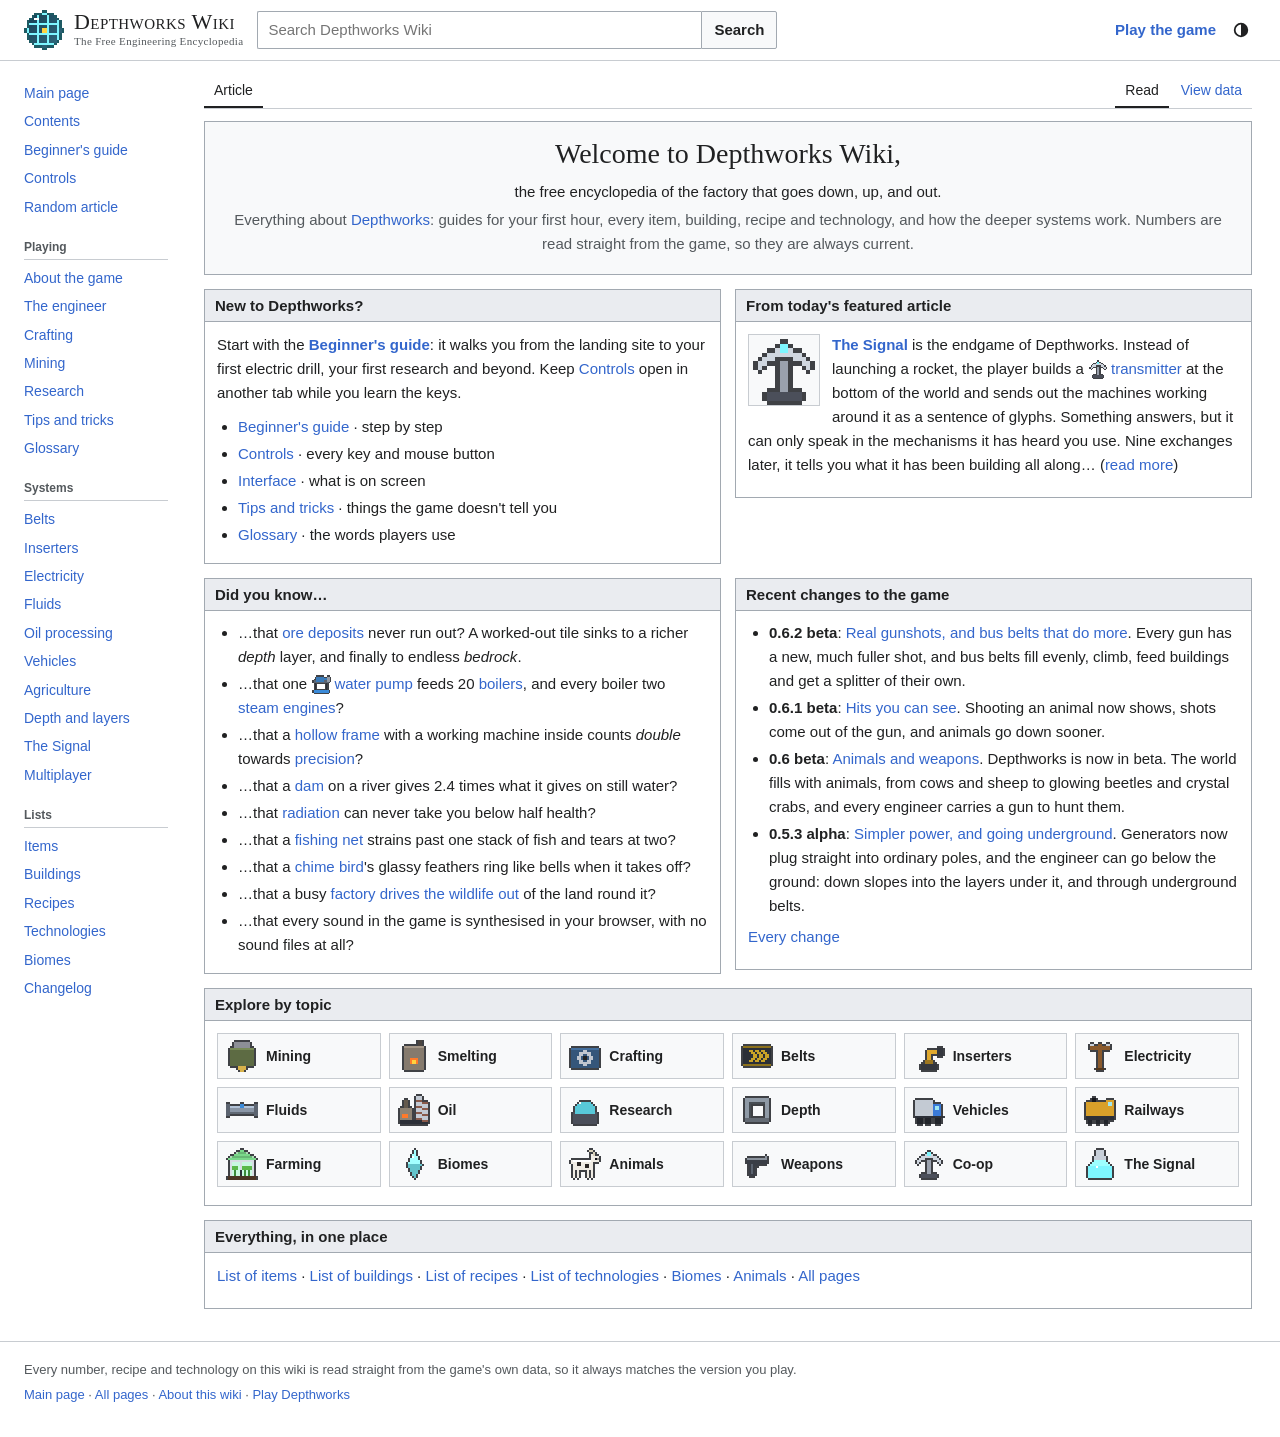
<file: wiki/index.html>
<!doctype html>
<html lang="en">
<head>
<meta charset="utf-8">
<meta name="viewport" content="width=device-width, initial-scale=1">
<title>Depthworks Wiki</title>
<meta name="description" content="The free encyclopedia of Depthworks, the 2.5D pixel factory game: guides, every item, building, recipe and technology.">
<link rel="icon" href="data:image/svg+xml,%3Csvg xmlns='http://www.w3.org/2000/svg' viewBox='0 0 16 16' shape-rendering='crispEdges'%3E%3Crect width='16' height='16' fill='%23101418'/%3E%3Crect x='3' y='3' width='10' height='10' fill='%237ef6ff'/%3E%3Crect x='5' y='5' width='6' height='6' fill='%23101418'/%3E%3Crect x='7' y='7' width='2' height='2' fill='%23ffd23f'/%3E%3C/svg%3E">
<link rel="stylesheet" href="wiki.css">
<script>
  // the theme before first paint, so a dark page never flashes white
  try { const t = localStorage.getItem('depthworks.wiki.theme'); if (t) document.documentElement.dataset.theme = t; } catch {}
  // shown inside the game (F2): hide the links back to the game
  if (window.parent !== window) document.documentElement.classList.add('embedded');
</script>
</head>
<body>
<a class="skip" href="#content">Skip to content</a>
<header class="top">
  <button class="menu-btn" id="menuBtn" aria-label="Main menu" aria-expanded="false" aria-controls="side">
    <svg viewBox="0 0 20 20" width="20" height="20" aria-hidden="true"><path d="M1 3h18v2H1zm0 6h18v2H1zm0 6h18v2H1z" fill="currentColor"/></svg>
  </button>
  <a class="brand" href="#/Main_Page" aria-label="Depthworks Wiki, main page">
    <canvas id="logo" width="16" height="16" aria-hidden="true"></canvas>
    <span class="wordmark"><span class="wm1">Depthworks Wiki</span><span class="wm2">The Free Engineering Encyclopedia</span></span>
  </a>
  <form class="search" id="searchForm" role="search" autocomplete="off">
    <input id="q" type="search" placeholder="Search Depthworks Wiki" aria-label="Search Depthworks Wiki" spellcheck="false">
    <button type="submit">Search</button>
    <ul id="suggest" class="suggest" role="listbox" hidden></ul>
  </form>
  <nav class="top-links">
    <a href="../" class="play">Play the game</a>
    <button id="themeBtn" class="theme-btn" aria-label="Switch light or dark theme" title="Light or dark">
      <svg viewBox="0 0 20 20" width="18" height="18" aria-hidden="true"><path d="M10 2a8 8 0 1 0 0 16 8 8 0 0 0 0-16zm0 2v12a6 6 0 0 1 0-12z" fill="currentColor"/></svg>
    </button>
  </nav>
</header>

<div class="page">
  <nav class="side" id="side" aria-label="Site">
    <div class="portal">
      <a href="#/Main_Page">Main page</a>
      <a href="#/Special:AllPages">Contents</a>
      <a href="#/Beginner's_guide">Beginner's guide</a>
      <a href="#/Controls">Controls</a>
      <a href="#/Special:Random" id="randomLink">Random article</a>
    </div>
    <div class="portal">
      <h3>Playing</h3>
      <a href="#/Depthworks">About the game</a>
      <a href="#/Engineer">The engineer</a>
      <a href="#/Crafting">Crafting</a>
      <a href="#/Mining">Mining</a>
      <a href="#/Research">Research</a>
      <a href="#/Tips_and_tricks">Tips and tricks</a>
      <a href="#/Glossary">Glossary</a>
    </div>
    <div class="portal">
      <h3>Systems</h3>
      <a href="#/Belt_logistics">Belts</a>
      <a href="#/Inserters">Inserters</a>
      <a href="#/Electricity">Electricity</a>
      <a href="#/Fluids">Fluids</a>
      <a href="#/Oil_processing">Oil processing</a>
      <a href="#/Vehicles">Vehicles</a>
      <a href="#/Agriculture">Agriculture</a>
      <a href="#/Depth">Depth and layers</a>
      <a href="#/The_Signal">The Signal</a>
      <a href="#/Multiplayer">Multiplayer</a>
    </div>
    <div class="portal">
      <h3>Lists</h3>
      <a href="#/List_of_items">Items</a>
      <a href="#/List_of_buildings">Buildings</a>
      <a href="#/List_of_recipes">Recipes</a>
      <a href="#/List_of_technologies">Technologies</a>
      <a href="#/Biomes">Biomes</a>
      <a href="#/Changelog">Changelog</a>
    </div>
  </nav>

  <main class="main" id="content" tabindex="-1">
    <div class="tabs" aria-hidden="true">
      <div class="tabs-l"><span class="tab on" id="tabKind">Article</span></div>
      <div class="tabs-r"><span class="tab on">Read</span><a class="tab" id="tabData" href="../src/data.js" target="_blank" rel="noopener">View data</a></div>
    </div>
    <h1 id="title" class="title"></h1>
    <div class="tagline" id="tagline">From Depthworks Wiki, the free encyclopedia</div>
    <div class="redirect" id="redirect" hidden></div>
    <article id="body" class="body"></article>
    <div class="catlinks" id="cats" hidden></div>
  </main>
</div>

<footer class="foot">
  <p>Every number, recipe and technology on this wiki is read straight from the game's own data, so it always matches the version you play.</p>
  <p><a href="#/Main_Page">Main page</a> · <a href="#/Special:AllPages">All pages</a> · <a href="#/About_this_wiki">About this wiki</a> · <a href="../" class="play-link">Play Depthworks</a></p>
</footer>

<script type="module" src="wiki.js"></script>
</body>
</html>
</file>
<file: wiki/wiki.css>
/* Depthworks Wiki: the look of a classic encyclopedia, light and dark. */
:root {
  --bg: #ffffff; --bg-soft: #f8f9fa; --bg-mid: #eaecf0; --text: #202122; --text-dim: #54595d; --border: #a2a9b1; --border-soft: #c8ccd1;
  --link: #3366cc; --link-visited: #6a60b0; --link-new: #d73333; --accent: #36c; --hl: #fef6e7; --hl-border: #fc3;
  --kbd-bg: #f8f9fa; --kbd-border: #a2a9b1; --note-bg: #f8f9fa; --head-bg: #eaecf0; --good: #14866d; --bad: #d33;
  --serif: 'Linux Libertine', 'Georgia', 'Times', 'Times New Roman', serif;
  --sans: -apple-system, BlinkMacSystemFont, 'Segoe UI', Roboto, Lato, Helvetica, Arial, sans-serif;
  --mono: Menlo, Consolas, 'Liberation Mono', monospace;
  color-scheme: light;
}
@media (prefers-color-scheme: dark) {
  :root:not([data-theme="light"]) {
    --bg: #101418; --bg-soft: #1b1f24; --bg-mid: #27292d; --text: #eaecf0; --text-dim: #a2a9b1; --border: #54595d; --border-soft: #3a3f44;
    --link: #88a3e8; --link-visited: #a799cd; --link-new: #fd7865; --accent: #88a3e8; --hl: #2b2511; --hl-border: #8a7012;
    --kbd-bg: #202122; --kbd-border: #54595d; --note-bg: #1b1f24; --head-bg: #27292d; --good: #4ab89a; --bad: #fd7865;
    color-scheme: dark;
  }
}
:root[data-theme="dark"] {
  --bg: #101418; --bg-soft: #1b1f24; --bg-mid: #27292d; --text: #eaecf0; --text-dim: #a2a9b1; --border: #54595d; --border-soft: #3a3f44;
  --link: #88a3e8; --link-visited: #a799cd; --link-new: #fd7865; --accent: #88a3e8; --hl: #2b2511; --hl-border: #8a7012;
  --kbd-bg: #202122; --kbd-border: #54595d; --note-bg: #1b1f24; --head-bg: #27292d; --good: #4ab89a; --bad: #fd7865;
  color-scheme: dark;
}

* { box-sizing: border-box; }
html { -webkit-text-size-adjust: 100%; }
body { margin: 0; background: var(--bg); color: var(--text); font: 15px/1.6 var(--sans); }
a { color: var(--link); text-decoration: none; }
a:hover { text-decoration: underline; }
a.new { color: var(--link-new); }
.skip { position: absolute; left: -9999px; }
.skip:focus { left: 8px; top: 8px; z-index: 50; background: var(--bg); padding: 6px 10px; border: 1px solid var(--border); }
img.px, canvas.px { image-rendering: pixelated; image-rendering: crisp-edges; }

/* ---------------------------------------------------------------- header */
.top { display: flex; align-items: center; gap: 14px; padding: 10px 24px; border-bottom: 1px solid var(--border-soft); position: sticky; top: 0; background: var(--bg); z-index: 20; }
.menu-btn, .theme-btn { background: none; border: 0; color: var(--text); padding: 6px; border-radius: 2px; cursor: pointer; display: flex; }
.menu-btn:hover, .theme-btn:hover { background: var(--bg-mid); }
.brand { display: flex; align-items: center; gap: 10px; color: var(--text); text-decoration: none !important; }
#logo { width: 40px; height: 40px; image-rendering: pixelated; }
.wordmark { display: flex; flex-direction: column; line-height: 1.1; }
.wm1 { font: 22px/1.1 var(--serif); letter-spacing: .02em; font-variant: small-caps; }
.wm2 { font: 11px/1.4 var(--serif); color: var(--text-dim); letter-spacing: .03em; }
.search { position: relative; display: flex; flex: 1; max-width: 520px; }
.search input { flex: 1; min-width: 0; font: inherit; padding: 6px 10px; border: 1px solid var(--border); border-right: 0; border-radius: 2px 0 0 2px; background: var(--bg); color: var(--text); }
.search input:focus { outline: none; border-color: var(--accent); box-shadow: inset 0 0 0 1px var(--accent); }
.search button { font: inherit; font-weight: 700; padding: 6px 12px; border: 1px solid var(--border); border-radius: 0 2px 2px 0; background: var(--bg-soft); color: var(--text); cursor: pointer; }
.search button:hover { background: var(--bg); }
.suggest { position: absolute; top: 100%; left: 0; right: 0; margin: 2px 0 0; padding: 0; list-style: none; background: var(--bg); border: 1px solid var(--border); box-shadow: 0 4px 12px rgba(0,0,0,.18); z-index: 30; max-height: 420px; overflow-y: auto; }
.suggest li { display: flex; align-items: center; gap: 10px; padding: 6px 10px; cursor: pointer; }
.suggest li[aria-selected="true"], .suggest li:hover { background: var(--bg-mid); }
.suggest img { width: 32px; height: 32px; flex: none; background: var(--bg-soft); border: 1px solid var(--border-soft); }
.suggest .st { font-weight: 600; }
.suggest .sd { display: block; font-size: 12px; color: var(--text-dim); line-height: 1.3; }
.top-links { display: flex; align-items: center; gap: 10px; margin-left: auto; }
.play { font-weight: 600; white-space: nowrap; }

/* ---------------------------------------------------------------- layout */
.page { display: flex; max-width: 1440px; margin: 0 auto; }
.side { width: 176px; flex: none; padding: 18px 8px 24px 24px; font-size: 14px; }
.portal { margin-bottom: 18px; }
.portal h3 { font: 600 12px/1.4 var(--sans); color: var(--text-dim); margin: 0 0 4px; padding-bottom: 3px; border-bottom: 1px solid var(--border-soft); }
.portal a { display: block; padding: 3px 0; }
.main { flex: 1; min-width: 0; padding: 12px 28px 32px; }
.main:focus { outline: none; }
.tabs { display: flex; justify-content: space-between; border-bottom: 1px solid var(--border-soft); margin-bottom: 4px; font-size: 14px; }
.tabs-l, .tabs-r { display: flex; gap: 2px; }
.tab { padding: 6px 10px 5px; color: var(--link); }
.tab.on { color: var(--text); border-bottom: 2px solid var(--text); }
h1.title { font: 400 30px/1.3 var(--serif); margin: 14px 0 0; padding-bottom: 4px; border-bottom: 1px solid var(--border); overflow-wrap: anywhere; }
.tagline { font-size: 13px; color: var(--text-dim); margin: 6px 0 4px; }
.redirect { font-size: 13px; color: var(--text-dim); margin-bottom: 6px; }

/* ---------------------------------------------------------------- article text */
.body { margin-top: 12px; }
.body::after { content: ''; display: block; clear: both; }
.body p { margin: 7px 0 10px; }
.body h2 { font: 400 24px/1.3 var(--serif); margin: 26px 0 8px; padding-bottom: 3px; border-bottom: 1px solid var(--border); overflow: hidden; }
.body h3 { font: 700 17px/1.4 var(--sans); margin: 20px 0 4px; overflow: hidden; }
.body h4 { font: 700 15px/1.4 var(--sans); margin: 16px 0 4px; }
.body ul, .body ol { margin: 4px 0 10px 1.6em; padding: 0; }
.body li { margin-bottom: 3px; }
.body dl { margin: 4px 0 10px; }
.body dt { font-weight: 700; margin-top: 8px; }
.body dd { margin: 0 0 4px 1.6em; }
.body code { font: 13px var(--mono); background: var(--bg-soft); border: 1px solid var(--border-soft); padding: 0 4px; border-radius: 2px; }
.body blockquote { margin: 12px 0; padding: 4px 16px; border-left: 4px solid var(--border-soft); color: var(--text-dim); font-family: var(--serif); font-size: 16px; }
kbd { font: 600 12px/1 var(--mono); display: inline-block; min-width: 1.6em; text-align: center; padding: 3px 5px; margin: 0 1px; border: 1px solid var(--kbd-border); border-bottom-width: 2px; border-radius: 3px; background: var(--kbd-bg); color: var(--text); white-space: nowrap; }
.hatnote { font-style: italic; padding-left: 1.6em; margin: 4px 0 10px; color: var(--text-dim); }
.hatnote a { font-style: italic; }
.lead-dim { color: var(--text-dim); }
.dim { color: var(--text-dim); }

/* inline item links with their pixel icon */
a.il { white-space: nowrap; }
a.il img, span.il img { width: 20px; height: 20px; vertical-align: -5px; margin-right: 3px; image-rendering: pixelated; }
.ic { width: 24px; height: 24px; vertical-align: middle; image-rendering: pixelated; }
.amt { display: inline-flex; align-items: center; gap: 2px; white-space: nowrap; margin-right: 8px; }
.amt img { width: 24px; height: 24px; image-rendering: pixelated; }
.amt b { font-weight: 600; font-size: 13px; }
a.hand { display: inline-block; width: 24px; text-align: center; font-size: 17px; line-height: 24px; vertical-align: middle; text-decoration: none !important; }
.arrow { color: var(--text-dim); margin: 0 6px 0 0; }

/* ---------------------------------------------------------------- infobox */
.infobox { float: right; clear: right; width: 290px; margin: 4px 0 16px 20px; border: 1px solid var(--border); background: var(--bg-soft); font-size: 13px; line-height: 1.5; border-spacing: 0; padding: 3px; }
.infobox caption { font: 700 16px/1.3 var(--sans); padding: 6px 4px 4px; }
.infobox .ib-img { text-align: center; padding: 8px 4px 4px; }
.infobox .ib-img img, .infobox .ib-img canvas { width: 128px; height: 128px; image-rendering: pixelated; background: var(--bg); border: 1px solid var(--border-soft); }
.infobox .ib-cap { text-align: center; font-size: 12px; color: var(--text-dim); padding: 0 6px 6px; }
.infobox th[colspan] { background: var(--head-bg); text-align: center; padding: 3px 6px; font-weight: 700; }
.infobox th { text-align: left; vertical-align: top; padding: 3px 6px; width: 40%; font-weight: 700; }
.infobox td { vertical-align: top; padding: 3px 6px; }
.infobox .amt { margin-right: 4px; }
.infobox .amt img { width: 20px; height: 20px; }

/* ---------------------------------------------------------------- contents box */
.toc { display: table; border: 1px solid var(--border); background: var(--bg-soft); padding: 8px 14px 10px; margin: 10px 0 14px; font-size: 14px; }
.toc-h { text-align: center; font-weight: 700; margin-bottom: 2px; }
.toc-h button { font: inherit; font-weight: 400; font-size: 13px; background: none; border: 0; color: var(--link); cursor: pointer; padding: 0 2px; }
.toc ol { margin: 0 0 0 1.2em; padding: 0; list-style: none; counter-reset: s; }
.toc li { counter-increment: s; margin: 2px 0; }
.toc li::before { content: counters(s, '.') ' '; color: var(--text); padding-right: 4px; }
.toc.closed ol { display: none; }

/* ---------------------------------------------------------------- tables */
.wikitable { border-collapse: collapse; margin: 10px 0 16px; background: var(--bg-soft); border: 1px solid var(--border); font-size: 14px; }
.wikitable th, .wikitable td { border: 1px solid var(--border); padding: 5px 8px; vertical-align: middle; }
.wikitable th { background: var(--head-bg); text-align: center; font-weight: 700; }
.wikitable td.num { text-align: right; font-variant-numeric: tabular-nums; white-space: nowrap; }
.wikitable td.c { text-align: center; }
.wikitable caption { font-weight: 700; padding: 4px; }
.wikitable.sortable th { cursor: pointer; user-select: none; }
.wikitable.sortable th::after { content: ' ⇅'; color: var(--text-dim); font-weight: 400; font-size: 11px; }
.wikitable.sortable th[aria-sort="ascending"]::after { content: ' ▲'; }
.wikitable.sortable th[aria-sort="descending"]::after { content: ' ▼'; }
.tablewrap { overflow-x: auto; max-width: 100%; }
.yes { color: var(--good); font-weight: 600; }
.no { color: var(--bad); }

/* ---------------------------------------------------------------- boxes */
.notice { border: 1px solid var(--border); border-left: 10px solid var(--hl-border); background: var(--note-bg); padding: 8px 12px; margin: 10px 0 14px; font-size: 14px; }
.notice.spoiler { border-left-color: #b07ad8; }
.notice.tip { border-left-color: #36c; }
details.spoil { border: 1px solid var(--border); background: var(--bg-soft); margin: 8px 0 14px; padding: 0 12px; }
details.spoil summary { cursor: pointer; padding: 8px 0; font-weight: 600; }
details.spoil[open] summary { border-bottom: 1px solid var(--border-soft); margin-bottom: 6px; }
.thumb { float: right; clear: right; margin: 4px 0 12px 18px; border: 1px solid var(--border-soft); background: var(--bg-soft); padding: 4px; font-size: 12px; text-align: center; max-width: 260px; }
.thumb canvas, .thumb img { display: block; margin: 0 auto 4px; image-rendering: pixelated; background: #0b1418; }
.thumb .cap { color: var(--text-dim); line-height: 1.4; padding: 2px 4px; }
.glyphs { display: flex; flex-wrap: wrap; gap: 10px; margin: 10px 0 16px; }
.glyph { border: 1px solid var(--border); background: var(--bg-soft); padding: 6px; text-align: center; width: 112px; font-size: 13px; }
.glyph canvas { display: block; width: 96px; height: 96px; margin: 0 auto 4px; background: #0b1418; image-rendering: pixelated; }
.glyph b { font-family: var(--mono); font-size: 13px; }
.glyph span { display: block; color: var(--text-dim); font-size: 12px; line-height: 1.3; }
.alien { font-family: var(--mono); font-size: 14px; color: var(--text); }
.seq { font-family: var(--mono); font-size: 12px; color: var(--text-dim); }

/* ---------------------------------------------------------------- main page */
.mp-welcome { border: 1px solid var(--border); background: var(--bg-soft); padding: 14px 18px; margin: 10px 0 14px; text-align: center; }
.mp-welcome h2 { font: 400 28px/1.3 var(--serif); margin: 0 0 4px; border: 0; }
.mp-welcome p { margin: 4px 0; }
.mp-cols { display: grid; grid-template-columns: 1fr 1fr; gap: 14px; align-items: start; }
.mp-box { border: 1px solid var(--border); background: var(--bg); }
.mp-box h2 { font: 700 15px/1.4 var(--sans); margin: 0; padding: 5px 10px; background: var(--head-bg); border-bottom: 1px solid var(--border); }
.mp-box .in { padding: 4px 12px 10px; }
.mp-box .in::after { content: ''; display: block; clear: both; }
.mp-box ul { margin: 6px 0 6px 1.4em; }
.mp-feat-img { float: left; margin: 8px 12px 4px 0; }
.mp-feat-img img { width: 72px; height: 72px; image-rendering: pixelated; border: 1px solid var(--border-soft); background: var(--bg-soft); }
.portals { display: grid; grid-template-columns: repeat(auto-fill, minmax(150px, 1fr)); gap: 8px; margin: 8px 0; }
.portals a { display: flex; align-items: center; gap: 8px; padding: 6px 8px; border: 1px solid var(--border-soft); background: var(--bg-soft); color: var(--text); text-decoration: none; font-weight: 600; font-size: 14px; }
.portals a:hover { border-color: var(--accent); }
.portals img { width: 32px; height: 32px; image-rendering: pixelated; }
.mp-wide { margin-top: 14px; }

/* ---------------------------------------------------------------- lists and categories */
.catlinks { clear: both; border: 1px solid var(--border); background: var(--bg-soft); padding: 6px 10px; margin-top: 24px; font-size: 14px; }
.catlinks a + a::before { content: ' | '; color: var(--text-dim); }
.columns { column-width: 220px; column-gap: 24px; margin: 6px 0 12px; }
.columns ul { margin-top: 0; }
.columns li { break-inside: avoid; }
.letter { font: 700 16px/1.4 var(--sans); margin: 0 0 2px; break-after: avoid; }
.result { margin: 0 0 14px; }
.result .rt { font-size: 16px; }
.result .rs { font-size: 13px; color: var(--text-dim); }
.result .rx { font-size: 14px; }
.result mark { background: var(--hl); color: inherit; font-weight: 700; }

/* inside the game (F2) there is no need to link back to it */
.embedded .play, .embedded .play-link { display: none; }

/* ---------------------------------------------------------------- footer */
.foot { border-top: 1px solid var(--border-soft); padding: 14px 24px 28px; font-size: 13px; color: var(--text-dim); max-width: 1440px; margin: 0 auto; }
.foot p { margin: 4px 0; }

/* ---------------------------------------------------------------- narrow screens */
@media (max-width: 1000px) {
  .menu-btn { display: flex; }
  .side { position: fixed; left: 0; top: 61px; bottom: 0; background: var(--bg); border-right: 1px solid var(--border-soft); z-index: 15; overflow-y: auto; transform: translateX(-100%); transition: transform .15s; width: 220px; padding-right: 16px; box-shadow: 4px 0 16px rgba(0,0,0,.12); }
  .side.open { transform: none; }
  .main { padding: 8px 16px 28px; }
  .mp-cols { grid-template-columns: 1fr; }
}
@media (min-width: 1001px) { .menu-btn { display: none; } }
@media (max-width: 640px) {
  .top { gap: 8px; padding: 8px 16px; flex-wrap: wrap; }
  .wm2 { display: none; }
  .wm1 { font-size: 18px; }
  #logo { width: 32px; height: 32px; }
  .search { order: 5; flex-basis: 100%; max-width: none; }
  .play { display: none; }
  .side { top: 104px; }
  .infobox { float: none; width: 100%; margin: 8px 0 14px; }
  .thumb { float: none; margin: 8px auto; }
  h1.title { font-size: 26px; }
  .toc { display: block; }
}
</file>
